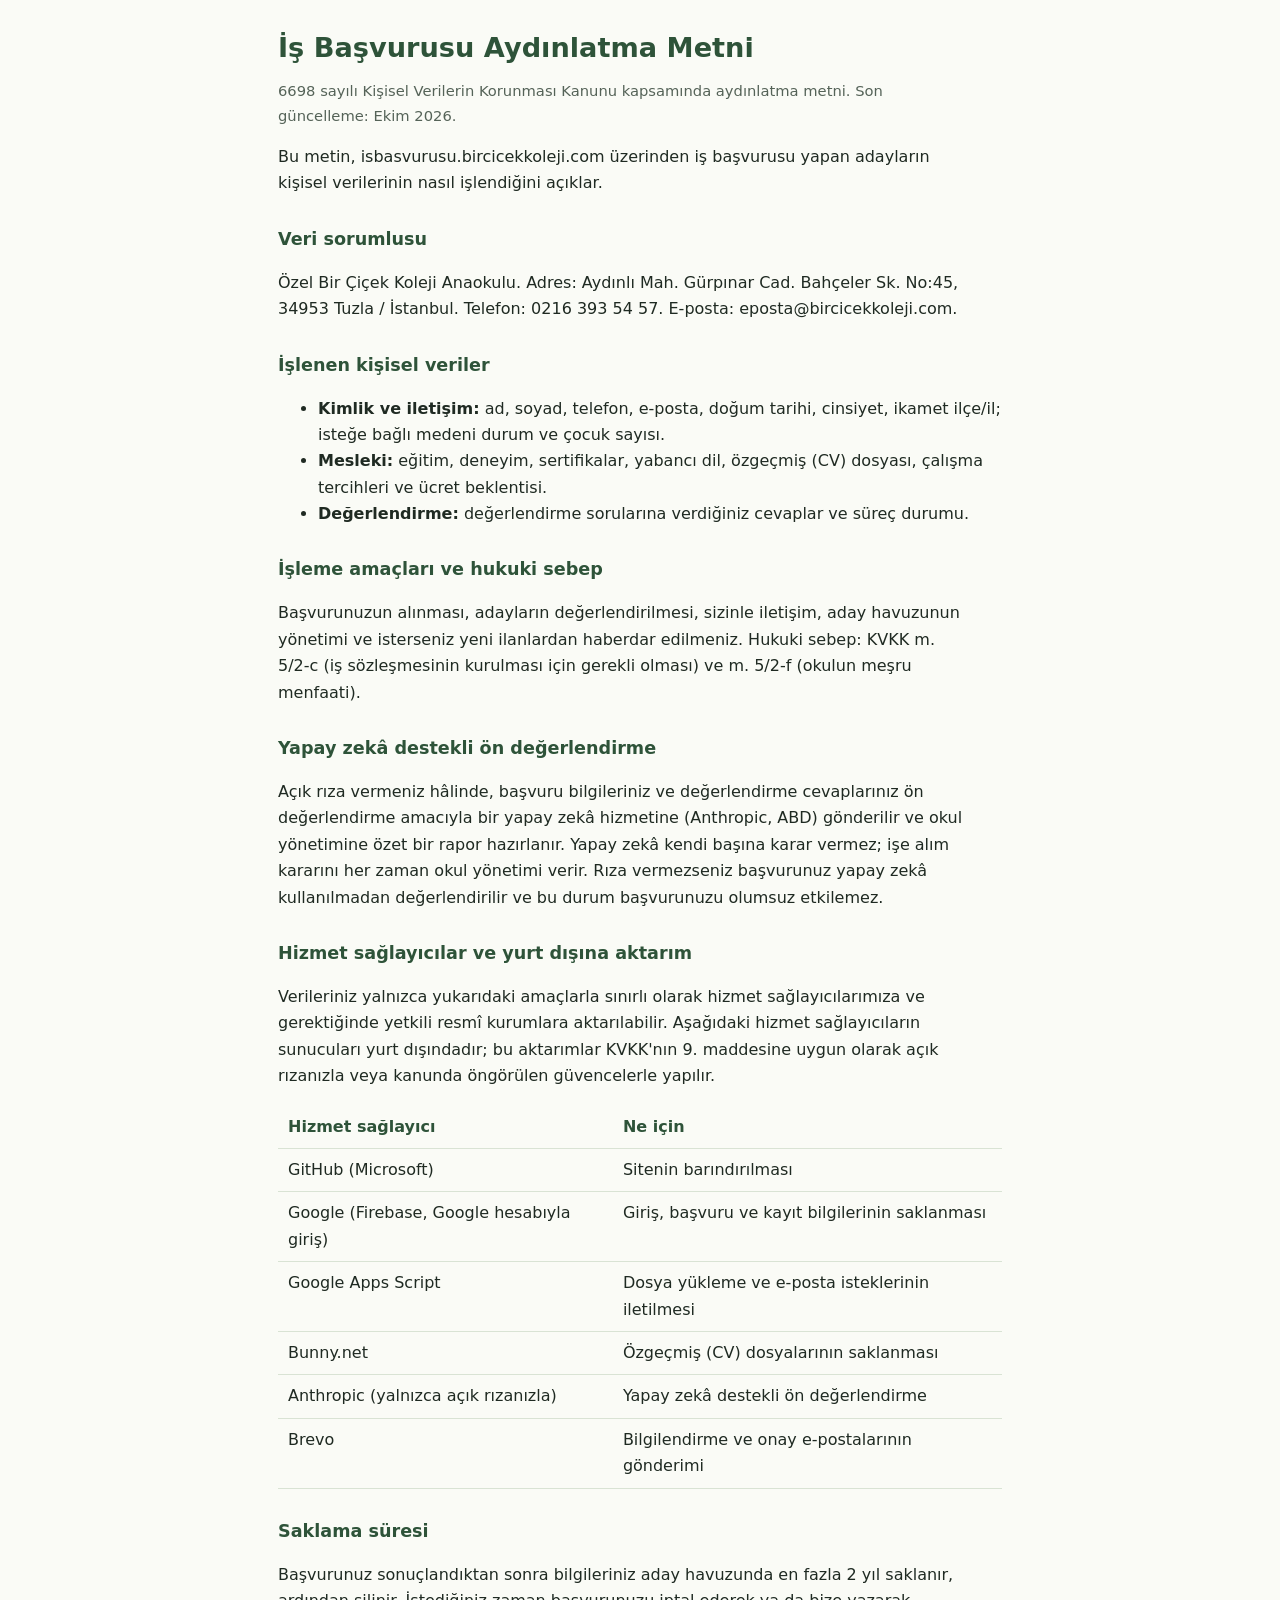
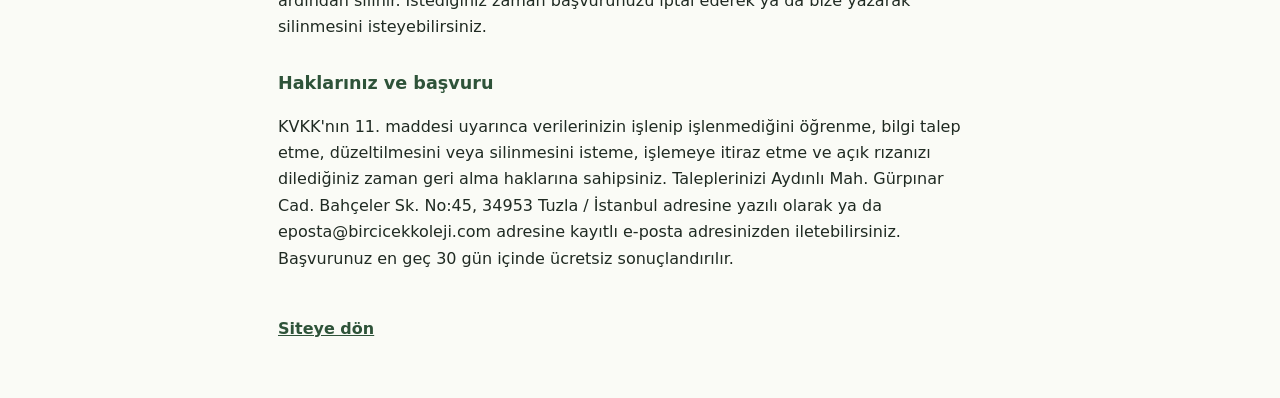
<file: kvkk.html>
<!doctype html>
<html lang="tr"><head><meta charset="utf-8"><meta name="viewport" content="width=device-width, initial-scale=1">
<title>İş Başvurusu Aydınlatma Metni | Bir Çiçek Koleji Anaokulu</title><meta name="robots" content="noindex">
<style>
:root{--ink:#1f2a22;--muted:#556358;--line:#d9e3d4;--bg:#fafbf6;--accent:#2e5339}
@media (prefers-color-scheme:dark){:root{--ink:#e7efe5;--muted:#a9baa9;--line:#2b3c30;--bg:#0f1912;--accent:#9ccfa5}}
*{box-sizing:border-box} body{margin:0;background:var(--bg);color:var(--ink);font:16px/1.65 system-ui,-apple-system,"Segoe UI",sans-serif}
main{max-width:760px;margin:0 auto;padding:32px 18px 56px} h1{font-size:1.7rem;line-height:1.2;color:var(--accent);margin:0 0 8px}
h2{font-size:1.1rem;color:var(--accent);margin:28px 0 8px} p,li{max-width:68ch} .muted{color:var(--muted);font-size:.92rem}
a{color:var(--accent)} .tablo{overflow-x:auto} table{border-collapse:collapse;width:100%;min-width:420px}
td,th{text-align:left;padding:8px 10px;border-bottom:1px solid var(--line);vertical-align:top} th{color:var(--accent)}
.geri{display:inline-block;margin-top:28px;font-weight:700}
</style></head><body><main>
<h1>İş Başvurusu Aydınlatma Metni</h1>
<p class="muted">6698 sayılı Kişisel Verilerin Korunması Kanunu kapsamında aydınlatma metni. Son güncelleme: Ekim 2026.</p>
<p>Bu metin, isbasvurusu.bircicekkoleji.com üzerinden iş başvurusu yapan adayların kişisel verilerinin nasıl işlendiğini açıklar.</p>
<h2>Veri sorumlusu</h2>
<p>Özel Bir Çiçek Koleji Anaokulu. Adres: Aydınlı Mah. Gürpınar Cad. Bahçeler Sk. No:45, 34953 Tuzla / İstanbul. Telefon: 0216 393 54 57. E-posta: eposta@bircicekkoleji.com.</p>
<h2>İşlenen kişisel veriler</h2><ul><li><strong>Kimlik ve iletişim:</strong> ad, soyad, telefon, e-posta, doğum tarihi, cinsiyet, ikamet ilçe/il; isteğe bağlı medeni durum ve çocuk sayısı.</li><li><strong>Mesleki:</strong> eğitim, deneyim, sertifikalar, yabancı dil, özgeçmiş (CV) dosyası, çalışma tercihleri ve ücret beklentisi.</li><li><strong>Değerlendirme:</strong> değerlendirme sorularına verdiğiniz cevaplar ve süreç durumu.</li></ul><h2>İşleme amaçları ve hukuki sebep</h2><p>Başvurunuzun alınması, adayların değerlendirilmesi, sizinle iletişim, aday havuzunun yönetimi ve isterseniz yeni ilanlardan haberdar edilmeniz. Hukuki sebep: KVKK m. 5/2-c (iş sözleşmesinin kurulması için gerekli olması) ve m. 5/2-f (okulun meşru menfaati).</p><h2>Yapay zekâ destekli ön değerlendirme</h2><p>Açık rıza vermeniz hâlinde, başvuru bilgileriniz ve değerlendirme cevaplarınız ön değerlendirme amacıyla bir yapay zekâ hizmetine (Anthropic, ABD) gönderilir ve okul yönetimine özet bir rapor hazırlanır. Yapay zekâ kendi başına karar vermez; işe alım kararını her zaman okul yönetimi verir. Rıza vermezseniz başvurunuz yapay zekâ kullanılmadan değerlendirilir ve bu durum başvurunuzu olumsuz etkilemez.</p>
<h2>Hizmet sağlayıcılar ve yurt dışına aktarım</h2>
<p>Verileriniz yalnızca yukarıdaki amaçlarla sınırlı olarak hizmet sağlayıcılarımıza ve gerektiğinde yetkili resmî kurumlara aktarılabilir. Aşağıdaki hizmet sağlayıcıların sunucuları yurt dışındadır; bu aktarımlar KVKK'nın 9. maddesine uygun olarak açık rızanızla veya kanunda öngörülen güvencelerle yapılır.</p>
<div class="tablo"><table><thead><tr><th>Hizmet sağlayıcı</th><th>Ne için</th></tr></thead><tbody><tr><td>GitHub (Microsoft)</td><td>Sitenin barındırılması</td></tr><tr><td>Google (Firebase, Google hesabıyla giriş)</td><td>Giriş, başvuru ve kayıt bilgilerinin saklanması</td></tr><tr><td>Google Apps Script</td><td>Dosya yükleme ve e-posta isteklerinin iletilmesi</td></tr><tr><td>Bunny.net</td><td>Özgeçmiş (CV) dosyalarının saklanması</td></tr><tr><td>Anthropic (yalnızca açık rızanızla)</td><td>Yapay zekâ destekli ön değerlendirme</td></tr><tr><td>Brevo</td><td>Bilgilendirme ve onay e-postalarının gönderimi</td></tr></tbody></table></div>
<h2>Saklama süresi</h2>
<p>Başvurunuz sonuçlandıktan sonra bilgileriniz aday havuzunda en fazla 2 yıl saklanır, ardından silinir. İstediğiniz zaman başvurunuzu iptal ederek ya da bize yazarak silinmesini isteyebilirsiniz.</p>
<h2>Haklarınız ve başvuru</h2>
<p>KVKK'nın 11. maddesi uyarınca verilerinizin işlenip işlenmediğini öğrenme, bilgi talep etme, düzeltilmesini veya silinmesini isteme, işlemeye itiraz etme ve açık rızanızı dilediğiniz zaman geri alma haklarına sahipsiniz. Taleplerinizi Aydınlı Mah. Gürpınar Cad. Bahçeler Sk. No:45, 34953 Tuzla / İstanbul adresine yazılı olarak ya da eposta@bircicekkoleji.com adresine kayıtlı e-posta adresinizden iletebilirsiniz. Başvurunuz en geç 30 gün içinde ücretsiz sonuçlandırılır.</p>
<a class="geri" href="index.html">Siteye dön</a>
</main></body></html>
</file>
